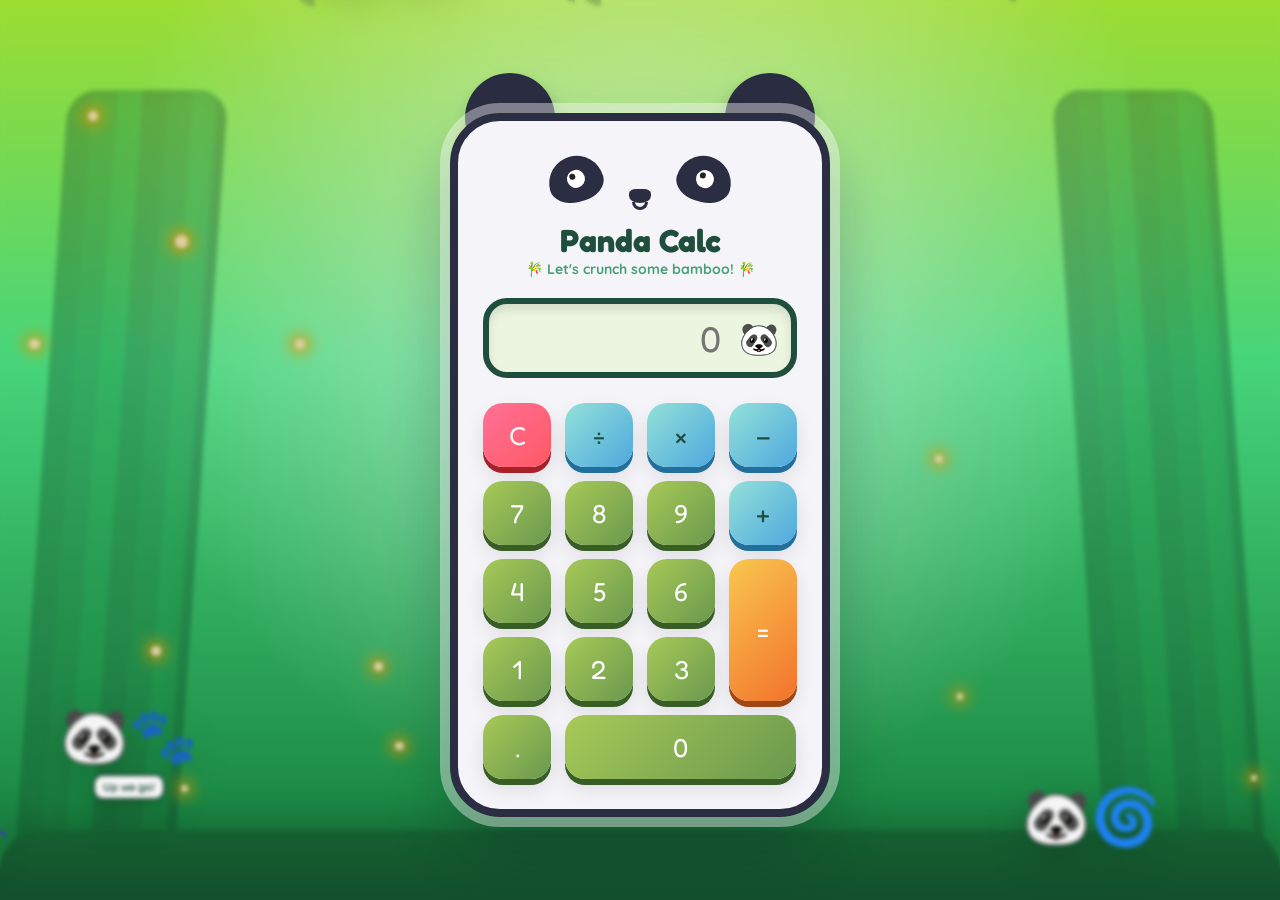
<file: index.html>
<!DOCTYPE html>
<html lang="en">
<head>
    <meta charset="UTF-8">
    <meta name="viewport" content="width=device-width, initial-scale=1.0">
    <title>🐼 Ultimate Panda Math Adventure</title>
    <link rel="stylesheet" href="style.css">
    <link href="https://fonts.googleapis.com/css2?family=Fredoka+One&family=Quicksand:wght@600;800&display=swap" rel="stylesheet">
</head>
<body>
    <div id="celebration-container"></div>

<div class="jungle-canopy-glow"></div>
<div class="scenery-bamboo-bg left-bamboo"></div>
<div class="scenery-bamboo-bg right-bamboo"></div>
<div class="ground-grass-patch"></div>

<div class="leaves-container"></div>
<div class="fireflies-container"></div>

<div class="baby-panda-playground">
    <div class="baby-panda climbing-panda">🐼🐾<span class="speech-pop">Up we go!</span></div>
    <div class="baby-panda running-panda">🐼🏃‍♂️</div>
    <div class="baby-panda rolling-panda">🐼🌀</div>
    <div class="baby-panda sliding-panda">🐼💨</div>
    <div class="baby-panda peekaboo-left">👋🐼</div>
    <div class="baby-panda peekaboo-right">🐼🌿</div>
</div>

<div class="overlay">
    
    <div class="calculator-wrapper">
        
        <div class="panda-ear left"></div>
        <div class="panda-ear right"></div>

        <div class="calculator">
            <div class="panda-face-features">
                <div class="panda-eye left-eye">
                    <div class="pupil" id="pupilLeft"></div>
                </div>
                <div class="panda-eye right-eye">
                    <div class="pupil" id="pupilRight"></div>
                </div>
                <div class="panda-snout">
                    <div class="panda-nose"></div>
                    <div class="panda-smile"></div>
                </div>
            </div>

            <h1 class="brand-title">Panda Calc</h1>
            <p id="message">🎋 Let's crunch some bamboo! 🎋</p>

            <div class="display-container">
                <input type="text" id="display" readonly placeholder="0">
                <div class="expression-badge" id="expressionBadge">🐼</div>
            </div>

            <div class="buttons">
                <button onclick="clearDisplay(this)" class="btn-clear">C</button>
                <button onclick="appendValue('/',this)" class="btn-op">÷</button>
                <button onclick="appendValue('*',this)" class="btn-op">×</button>
                <button onclick="appendValue('-',this)" class="btn-op">−</button>

                <button onclick="appendValue('7',this)">7</button>
                <button onclick="appendValue('8',this)">8</button>
                <button onclick="appendValue('9',this)">9</button>
                <button onclick="appendValue('+',this)" class="btn-op">+</button>

                <button onclick="appendValue('4',this)">4</button>
                <button onclick="appendValue('5',this)">5</button>
                <button onclick="appendValue('6',this)">6</button>
                <button onclick="calculate(this)" class="btn-equal">=</button>

                <button onclick="appendValue('1',this)">1</button>
                <button onclick="appendValue('2',this)">2</button>
                <button onclick="appendValue('3',this)">3</button>
                <button onclick="appendValue('.',this)">.</button>

                <button onclick="appendValue('0',this)" class="zero">0</button>
            </div>
        </div>
    </div>
</div>

<audio id="clickSound" src="https://assets.mixkit.co/active_storage/sfx/2568/2568-84.wav"></audio>
<script src="script.js"></script>
</body>
</html>
</file>
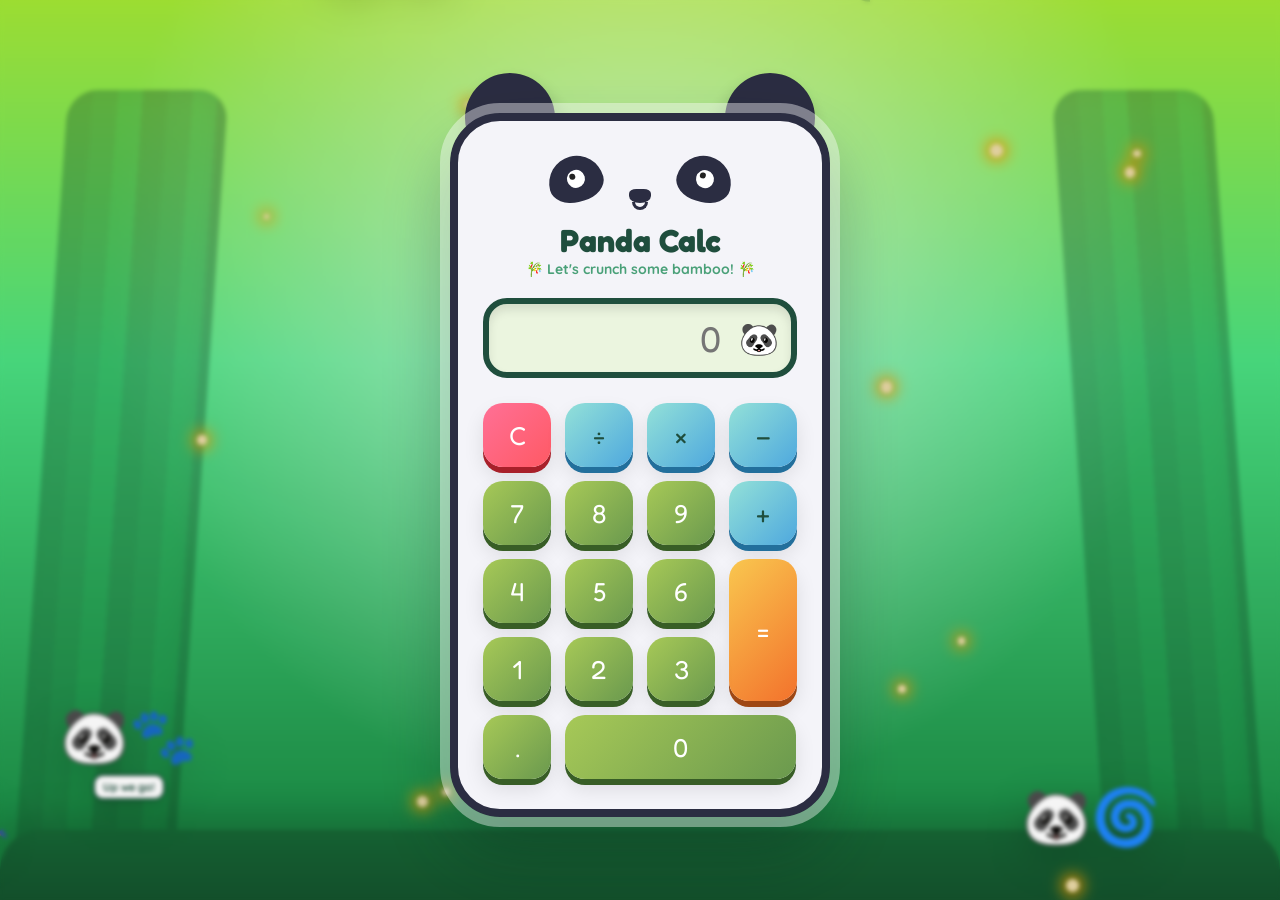
<file: Calculator.html>
<!DOCTYPE html>
<html lang="en">
<head>
    <meta charset="UTF-8">
    <meta name="viewport" content="width=device-width, initial-scale=1.0">
    <title>🐼 Ultimate Panda Math Adventure</title>
    <link rel="stylesheet" href="style.css">
    <link href="https://fonts.googleapis.com/css2?family=Fredoka+One&family=Quicksand:wght@600;800&display=swap" rel="stylesheet">
</head>
<body>
    <div id="celebration-container"></div>

<div class="jungle-canopy-glow"></div>
<div class="scenery-bamboo-bg left-bamboo"></div>
<div class="scenery-bamboo-bg right-bamboo"></div>
<div class="ground-grass-patch"></div>

<div class="leaves-container"></div>
<div class="fireflies-container"></div>

<div class="baby-panda-playground">
    <div class="baby-panda climbing-panda">🐼🐾<span class="speech-pop">Up we go!</span></div>
    <div class="baby-panda running-panda">🐼🏃‍♂️</div>
    <div class="baby-panda rolling-panda">🐼🌀</div>
    <div class="baby-panda sliding-panda">🐼💨</div>
    <div class="baby-panda peekaboo-left">👋🐼</div>
    <div class="baby-panda peekaboo-right">🐼🌿</div>
</div>

<div class="overlay">
    
    <div class="calculator-wrapper">
        
        <div class="panda-ear left"></div>
        <div class="panda-ear right"></div>

        <div class="calculator">
            <div class="panda-face-features">
                <div class="panda-eye left-eye">
                    <div class="pupil" id="pupilLeft"></div>
                </div>
                <div class="panda-eye right-eye">
                    <div class="pupil" id="pupilRight"></div>
                </div>
                <div class="panda-snout">
                    <div class="panda-nose"></div>
                    <div class="panda-smile"></div>
                </div>
            </div>

            <h1 class="brand-title">Panda Calc</h1>
            <p id="message">🎋 Let's crunch some bamboo! 🎋</p>

            <div class="display-container">
                <input type="text" id="display" readonly placeholder="0">
                <div class="expression-badge" id="expressionBadge">🐼</div>
            </div>

            <div class="buttons">
                <button onclick="clearDisplay(this)" class="btn-clear">C</button>
                <button onclick="appendValue('/',this)" class="btn-op">÷</button>
                <button onclick="appendValue('*',this)" class="btn-op">×</button>
                <button onclick="appendValue('-',this)" class="btn-op">−</button>

                <button onclick="appendValue('7',this)">7</button>
                <button onclick="appendValue('8',this)">8</button>
                <button onclick="appendValue('9',this)">9</button>
                <button onclick="appendValue('+',this)" class="btn-op">+</button>

                <button onclick="appendValue('4',this)">4</button>
                <button onclick="appendValue('5',this)">5</button>
                <button onclick="appendValue('6',this)">6</button>
                <button onclick="calculate(this)" class="btn-equal">=</button>

                <button onclick="appendValue('1',this)">1</button>
                <button onclick="appendValue('2',this)">2</button>
                <button onclick="appendValue('3',this)">3</button>
                <button onclick="appendValue('.',this)">.</button>

                <button onclick="appendValue('0',this)" class="zero">0</button>
            </div>
        </div>
    </div>
</div>

<audio id="clickSound" src="https://assets.mixkit.co/active_storage/sfx/2568/2568-84.wav"></audio>
<script src="script.js"></script>
</body>
</html>
</file>
<file: style.css>
:root {
    --primary-font: 'Quicksand', sans-serif;
    --heading-font: 'Fredoka One', cursive;
    --bamboo-green: #49A078;
    --bamboo-dark: #1F4E3D;
    --bamboo-light: #93E1D8;
    --panda-black: #2B2D42;
    --panda-white: #F4F4F9;
    --clear-red: #FF5964;
}

* {
    margin: 0;
    padding: 0;
    box-sizing: border-box;
    font-family: var(--primary-font);
    user-select: none;
}

body {
    width: 100vw;
    height: 100vh;
    overflow: hidden;
    /* 🌟 FIXED: Pure CSS Magical Jungle Gradient (No external image required!) */
    background: linear-gradient(180deg, #A3E635 0%, #4ADE80 40%, #15803D 100%);
    display: flex;
    justify-content: center;
    align-items: center;
    position: relative;
}

/* ===== 🌿 DEEP ENVIRONMENT ARTWORK BACKGROUND SCENERY ===== */
.jungle-canopy-glow {
    position: absolute;
    inset: 0;
    background: radial-gradient(circle at 50% 30%, rgba(255, 255, 255, 0.6), transparent 60%);
    pointer-events: none;
    z-index: 1;
}

/* Visual Cartoon Bamboo stalks filling up side spaces */
.scenery-bamboo-bg {
    position: absolute;
    bottom: 0;
    width: 160px;
    height: 90vh;
    opacity: 0.35;
    /* Beautiful striped pattern that looks exactly like a bamboo forest */
    background: repeating-linear-gradient(90deg, 
        #14532D 0px, 
        #14532D 25px, 
        #166534 25px, 
        #166534 50px, 
        #15803D 50px, 
        #15803D 75px
    );
    border-radius: 30px 30px 0 0;
    pointer-events: none;
    z-index: 1;
    box-shadow: inset -10px 0 20px rgba(0,0,0,0.2);
}
.left-bamboo { left: 40px; transform: skewX(-4deg); }
.right-bamboo { right: 40px; transform: skewX(4deg); }

/* Thick green grass floor anchoring the ground layer */
.ground-grass-patch {
    position: absolute;
    bottom: 0;
    left: 0;
    width: 100vw;
    height: 70px;
    background: linear-gradient(180deg, #166534 0%, #14532D 100%);
    border-radius: 40px 40px 0 0;
    z-index: 2;
    box-shadow: 0 -15px 30px rgba(20, 83, 45, 0.4);
}

/* ===== 🐼 ANIMATED ADVANCED BABY PANDA LAYER ENGINE ===== */
.baby-panda-playground {
    position: absolute;
    inset: 0;
    width: 100%;
    height: 100%;
    pointer-events: none;
    z-index: 2;
}

.baby-panda {
    position: absolute;
    font-size: 55px;
    filter: drop-shadow(0 12px 20px rgba(0,0,0,0.18));
    display: flex;
    flex-direction: column;
    align-items: center;
}

/* 🏃‍♂️ 1. Running Baby Panda */
.running-panda {
    bottom: 45px;
    left: -120px;
    animation: runAcross 16s linear infinite;
}
@keyframes runAcross {
    0% { left: -120px; transform: scaleX(1) translateY(0); }
    45% { transform: scaleX(1) translateY(-12px); }
    50% { left: 110vw; transform: scaleX(-1) translateY(0); }
    95% { transform: scaleX(-1) translateY(-12px); }
    100% { left: -120px; transform: scaleX(1) translateY(0); }
}

/* 🌀 2. Rolling Playful Baby Panda */
.rolling-panda {
    bottom: 50px;
    right: 120px;
    transform-origin: center;
    animation: luxuryRoll 10s ease-in-out infinite alternate;
}
@keyframes luxuryRoll {
    0% { transform: translateX(0) rotate(0deg) scale(1); }
    50% { transform: translateX(-220px) rotate(-360deg) scale(1.15); }
    100% { transform: translateX(0) rotate(0deg) scale(1); }
}

/* 🧗‍♂️ 3. Bamboo Tree Climbing Baby Panda (Left Edge) */
.climbing-panda {
    left: 60px;
    bottom: 100px;
    animation: verticalClimb 12s ease-in-out infinite alternate;
}
@keyframes verticalClimb {
    0% { transform: translateY(0) scale(0.95); }
    100% { transform: translateY(-250px) scale(1.05); }
}

/* Playful tiny custom speech bubble context */
.speech-pop {
    font-size: 11px;
    font-family: var(--primary-font);
    background: white;
    color: var(--bamboo-dark);
    padding: 4px 8px;
    border-radius: 10px;
    font-weight: 800;
    margin-top: 5px;
    border: 2px solid var(--bamboo-dark);
    box-shadow: 0 4px 10px rgba(0,0,0,0.1);
}

/* 💨 4. Sliding Loop Baby Panda drop out from center sky bounds */
.sliding-panda {
    top: -80px;
    left: 25%;
    animation: skySlide 15s cubic-bezier(0.68, -0.55, 0.27, 1.55) infinite;
}
@keyframes skySlide {
    0%, 80% { top: -100px; opacity: 0; transform: rotate(0deg); }
    85% { opacity: 1; top: 120px; transform: rotate(15deg); }
    90% { top: 140px; transform: rotate(-15deg); }
    95%, 100% { top: -100px; opacity: 0; }
}

/* 👋 5. Left Border Pop-Out Baby Panda */
.peekaboo-left {
    left: -10px;
    top: 25%;
    transform: translateX(-100%) rotate(90deg);
    animation: peekLeft 9s ease-in-out infinite;
}
@keyframes peekLeft {
    0%, 100%, 75% { transform: translateX(-100%) rotate(90deg); }
    80%, 95% { transform: translateX(5px) rotate(80deg); }
}

/* 🌿 6. Right Border Hide-And-Seek Pop-Out Baby Panda */
.peekaboo-right {
    right: -10px;
    top: 45%;
    transform: translateX(100%) rotate(-90deg);
    animation: peekRight 12s ease-in-out infinite 3s;
}
@keyframes peekRight {
    0%, 100%, 80% { transform: translateX(100%) rotate(-90deg); }
    85%, 95% { transform: translateX(-5px) rotate(-75deg); }
}


/* ===== ATMOSPHERIC FALLING LEAF PARTICLES ===== */
.leaves-container, .fireflies-container {
    position: absolute;
    inset: 0;
    pointer-events: none;
    z-index: 3;
}

.leaf-particle {
    position: absolute;
    border-radius: 0 100% 0 100%;
    background: linear-gradient(135deg, #A7C957, #6A994E);
    opacity: 0.6;
    animation: leafFall 12s linear infinite;
}

@keyframes leafFall {
    0% { transform: translateY(-50px) translateX(0) rotate(0deg); opacity: 0; }
    10% { opacity: 0.7; }
    90% { opacity: 0.7; }
    100% { transform: translateY(105vh) translateX(120px) rotate(360deg); opacity: 0; }
}

.firefly {
    position: absolute;
    border-radius: 50%;
    background: #E9D8A6;
    box-shadow: 0 0 15px 4px #EE9B00;
    animation: fireflyDrift 6s ease-in-out infinite alternate;
}

@keyframes fireflyDrift {
    0% { transform: translate(0, 0) scale(0.5); opacity: 0.1; }
    50% { opacity: 1; }
    100% { transform: translate(60px, -60px) scale(1.2); opacity: 0.2; }
}

/* ===== MAIN MAIN MACHINE FRAMES ===== */
.overlay {
    width: 100%;
    height: 100%;
    display: flex;
    justify-content: center;
    align-items: center;
    background: rgba(0, 0, 0, 0.04);
    backdrop-filter: blur(2px);
    z-index: 4;
}

.calculator-wrapper {
    position: relative;
    padding-top: 30px;
    z-index: 5;
}

/* Ear attachments */
.panda-ear {
    position: absolute;
    width: 90px;
    height: 90px;
    background: var(--panda-black);
    border-radius: 50%;
    top: -10px;
    z-index: -1;
    box-shadow: 0 10px 20px rgba(0,0,0,0.2);
    transition: transform 0.3s cubic-bezier(0.175, 0.885, 0.32, 1.275);
}
.panda-ear.left { left: 15px; transform: rotate(-15deg); }
.panda-ear.right { right: 15px; transform: rotate(15deg); }

.calculator-wrapper:hover .panda-ear.left { transform: rotate(-35deg) scale(1.1); }
.calculator-wrapper:hover .panda-ear.right { transform: rotate(35deg) scale(1.1); }

.calculator {
    background: var(--panda-white);
    border: 8px solid var(--panda-black);
    outline: 10px solid rgba(255, 255, 255, 0.4);
    border-radius: 50px;
    padding: 30px 25px;
    width: 380px;
    box-shadow: 0 35px 70px rgba(12, 36, 28, 0.35);
    position: relative;
}

/* Integrated Embedded Face Layers */
.panda-face-features {
    display: flex;
    justify-content: center;
    position: relative;
    height: 65px;
    margin-bottom: 5px;
}

.panda-eye {
    position: absolute;
    width: 55px;
    height: 46px;
    background: var(--panda-black);
    border-radius: 50% 50% 45% 45% / 60% 60% 40% 40%;
    top: 5px;
    display: flex;
    justify-content: center;
    align-items: center;
}
.panda-eye.left-eye { left: 65px; transform: rotate(-15deg); }
.panda-eye.right-eye { right: 65px; transform: rotate(15deg); }

.pupil {
    width: 18px;
    height: 18px;
    background: white;
    border-radius: 50%;
    position: relative;
    transition: transform 0.1s ease;
}
.pupil::after {
    content: '';
    position: absolute;
    width: 6px;
    height: 6px;
    background: #222;
    border-radius: 50%;
    top: 3px;
    left: 3px;
}

.panda-snout {
    position: absolute;
    top: 38px;
    width: 45px;
    height: 25px;
    display: flex;
    flex-direction: column;
    align-items: center;
}

.panda-nose {
    width: 22px;
    height: 14px;
    background: var(--panda-black);
    border-radius: 40% 40% 60% 60%;
}

.panda-smile {
    width: 16px;
    height: 8px;
    border: 3px solid var(--panda-black);
    border-top: none;
    border-radius: 0 0 10px 10px;
    margin-top: -1px;
}

.brand-title {
    font-family: var(--heading-font);
    font-size: 32px;
    color: var(--bamboo-dark);
    text-align: center;
    margin-top: 5px;
}

#message {
    text-align: center;
    color: var(--bamboo-green);
    font-weight: 800;
    font-size: 14px;
    margin-bottom: 20px;
}

/* ===== DISPLAY SETUP CONTAINER ===== */
.display-container {
    position: relative;
    margin-bottom: 25px;
}

#display {
    width: 100%;
    height: 80px;
    background: #EBF5DF;
    border: 6px solid var(--bamboo-dark);
    border-radius: 24px;
    padding: 0 70px 0 20px;
    color: var(--bamboo-dark);
    font-family: var(--heading-font);
    font-size: 36px;
    text-align: right;
    box-shadow: inset 0 6px 10px rgba(0,0,0,0.1);
}

.expression-badge {
    position: absolute;
    right: 18px;
    top: 50%;
    transform: translateY(-50%);
    font-size: 32px;
    transition: all 0.3s cubic-bezier(0.175, 0.885, 0.32, 1.275);
}

/* ===== BAMBOO POP ACTION BUTTONS ===== */
.buttons {
    display: grid;
    grid-template-columns: repeat(4, 1fr);
    gap: 14px;
}

button {
    border: none;
    height: 64px;
    border-radius: 20px;
    font-family: var(--heading-font);
    font-size: 26px;
    color: white;
    cursor: pointer;
    background: linear-gradient(135deg, #A7C957, #6A994E);
    box-shadow: 0 6px 0px #385E26, 0 10px 20px rgba(0,0,0,0.1);
    transition: all 0.1s ease;
    position: relative;
    top: 0;
}

button:hover {
    top: -2px;
    box-shadow: 0 8px 0px #385E26, 0 12px 22px rgba(0,0,0,0.15);
}

button:active {
    top: 6px;
    box-shadow: 0 0px 0px transparent, 0 2px 4px rgba(0,0,0,0.1);
}

.btn-clear {
    background: linear-gradient(135deg, #FF7096, var(--clear-red));
    box-shadow: 0 6px 0px #A8202A, 0 10px 20px rgba(0,0,0,0.1);
}
.btn-clear:hover { box-shadow: 0 8px 0px #A8202A, 0 12px 22px rgba(0,0,0,0.15); }

.btn-op {
    background: linear-gradient(135deg, var(--bamboo-light), #4EA8DE);
    color: var(--bamboo-dark);
    box-shadow: 0 6px 0px #226F9C, 0 10px 20px rgba(0,0,0,0.1);
}
.btn-op:hover { box-shadow: 0 8px 0px #226F9C, 0 12px 22px rgba(0,0,0,0.15); }

.btn-equal {
    background: linear-gradient(135deg, #F9C74F, #F3722C);
    grid-row: span 2;
    height: 142px;
    box-shadow: 0 6px 0px #9E4714, 0 10px 20px rgba(0,0,0,0.1);
}
.btn-equal:hover { box-shadow: 0 8px 0px #9E4714, 0 12px 22px rgba(0,0,0,0.15); }

.zero { width: 340%; margin-right: 10%;}

.panda-shake { animation: faceWiggle 0.5s ease-in-out; }
.panda-dizzy { animation: faceDizzy 0.3s linear infinite; }

@keyframes faceWiggle {
    0%, 100% { transform: scale(1); }
    25% { transform: scale(0.95) rotate(-4deg); }
    75% { transform: scale(1.05) rotate(4deg); }
}

@keyframes faceDizzy {
    0% { transform: translate(1px, 1px) rotate(0deg); }
    50% { transform: translate(-2px, -1px) rotate(-2deg); }
    100% { transform: translate(1px, 2px) rotate(2deg); }
}

.leaf-burst {
    position: absolute;
    width: 12px;
    height: 12px;
    background: #A7C957;
    border-radius: 0 100% 0 100%;
    pointer-events: none;
    animation: burstOut 0.7s cubic-bezier(0.1, 0.8, 0.3, 1) forwards;
}

@keyframes burstOut {
    0% { transform: translate(0,0) scale(1) rotate(0deg); opacity: 1; }
    100% { transform: translate(var(--mx), var(--my)) scale(0) rotate(270deg); opacity: 0; }
}
/* ===== 🎉 ANIMATION CELEBRATION ENGINE ===== */
#celebration-container {
    position: fixed;
    top: 0;
    left: 0;
    width: 100vw;
    height: 100vh;
    pointer-events: none; /* Let clicks pass through */
    z-index: 999; /* Always on top of everything */
    overflow: hidden;
}

/* The individual bursting elements */
.celebration-particle {
    position: absolute;
    font-size: var(--p-size, 30px);
    user-select: none;
    pointer-events: none;
    animation: explodeAndFall var(--p-duration, 1.5s) cubic-bezier(0.1, 0.8, 0.3, 1) forwards;
}

@keyframes explodeAndFall {
    0% {
        transform: translate(0, 0) rotate(0deg) scale(0);
        opacity: 1;
    }
    15% {
        /* Scale up fast at the peak of the explosion */
        transform: translate(var(--mx), var(--my)) rotate(var(--r-peak), 180deg) scale(1.3);
        opacity: 1;
    }
    100% {
        /* Drop downwards like gravity pulled it */
        transform: translate(calc(var(--mx) * 1.2), calc(var(--my) + 400px)) rotate(var(--r-end)) scale(0.5);
        opacity: 0;
    }
}

/* Super Grand Scale Pop for the whole calculator frame */
.calculator-party-pop {
    animation: partyWobble 0.6s cubic-bezier(0.175, 0.885, 0.32, 1.4) !important;
}

@keyframes partyWobble {
    0% { transform: scale(1); }
    20% { transform: scale(1.12) rotate(-5deg); }
    40% { transform: scale(0.95) rotate(4deg); }
    60% { transform: scale(1.05) rotate(-2deg); }
    80% { transform: scale(0.98) rotate(1deg); }
    100% { transform: scale(1) rotate(0deg); }
}
</file>
